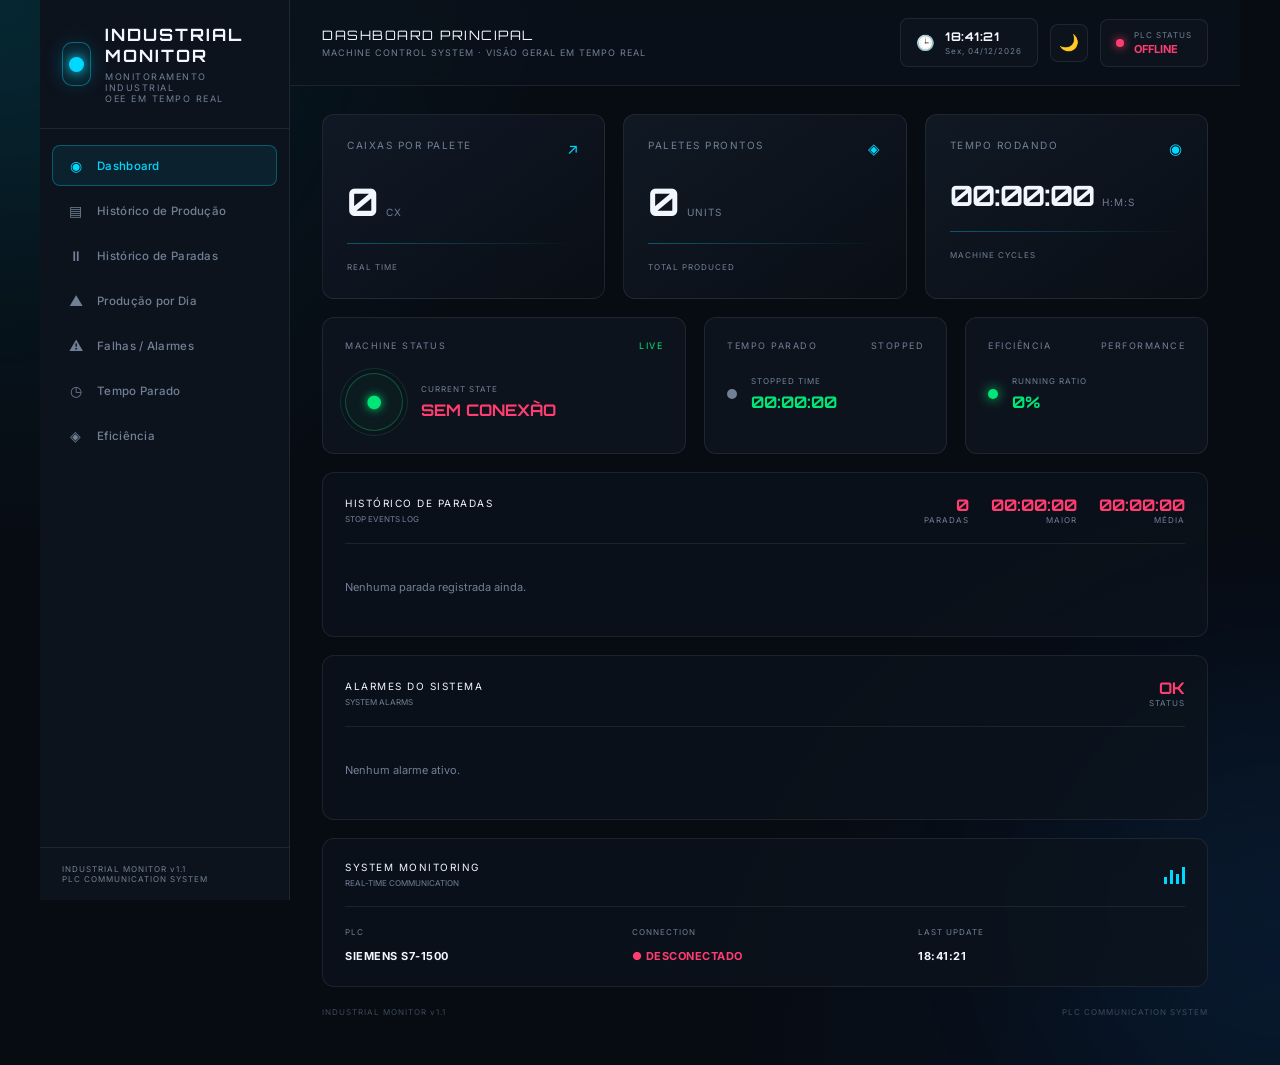
<file: frontend/index.html>
<!DOCTYPE html>
<html lang="pt-BR">
<head>
    <meta charset="UTF-8">
    <meta name="viewport" content="width=device-width, initial-scale=1.0">

    <title>Industrial Monitor</title>

    <link rel="icon" type="image/png" href="/img/favicon.png">

    <link rel="preconnect" href="https://fonts.googleapis.com">
    <link rel="preconnect" href="https://fonts.gstatic.com" crossorigin>
    <link
        href="https://fonts.googleapis.com/css2?family=Inter:wght@400;500;600;700&family=Orbitron:wght@500;600;700&display=swap"
        rel="stylesheet"
    >

    <link rel="stylesheet" href="css/style.css">
    <link rel="stylesheet" href="css/layout.css">

    <style>
        .emergencia-banner {
            position: fixed;
            top: 0;
            left: 0;
            right: 0;
            z-index: 9999;
            display: flex;
            align-items: center;
            justify-content: center;
            gap: 20px;
            padding: 14px 20px;
            background: #c62828;
            color: #fff;
            font-family: 'Inter', sans-serif;
            font-weight: 700;
            letter-spacing: 0.03em;
            text-align: center;
            box-shadow: 0 2px 16px rgba(198, 40, 40, 0.6);
            animation: emergencia-pulsar 1s infinite;
        }

        .emergencia-banner[hidden] {
            display: none;
        }

        .emergencia-banner-botao {
            flex-shrink: 0;
            background: #fff;
            color: #c62828;
            border: none;
            border-radius: 6px;
            padding: 6px 14px;
            font-weight: 700;
            cursor: pointer;
        }

        @keyframes emergencia-pulsar {
            0%, 100% { background: #c62828; }
            50% { background: #8e0000; }
        }
    </style>
</head>

<body>

    <div id="emergencia-banner" class="emergencia-banner" hidden>
        <span class="emergencia-banner-texto">
            🚨 EMERGÊNCIA ACIONADA — verifique a máquina imediatamente
        </span>
        <button id="emergencia-silenciar" class="emergencia-banner-botao">
            Silenciar som
        </button>
    </div>

    <div class="background-glow glow-one"></div>
    <div class="background-glow glow-two"></div>

    <main class="dashboard">

    <div class="app-shell">

        <!-- SIDEBAR / NAVEGAÇÃO -->
        <aside class="sidebar">

            <div class="sidebar-brand brand">
                <div class="brand-icon">
                    <span></span>
                </div>

                <div>
                    <h1>INDUSTRIAL MONITOR</h1>
                    <p>MONITORAMENTO INDUSTRIAL 
                        <br>OEE EM TEMPO REAL</p>
                </div>
            </div>

            <nav class="sidebar-nav">
                <a href="index.html" class="nav-item active">
                    <span class="nav-icon">◉</span> Dashboard
                </a>
                <a href="producao.html" class="nav-item">
                    <span class="nav-icon">▤</span> Histórico de Produção
                </a>
                <a href="paradas.html" class="nav-item">
                    <span class="nav-icon">⏸</span> Histórico de Paradas
                </a>
                <a href="graficos-producao.html" class="nav-item">
                    <span class="nav-icon">▲</span> Produção por Dia
                </a>
                <a href="falhas.html" class="nav-item">
                    <span class="nav-icon">⚠</span> Falhas / Alarmes
                </a>
                <a href="tempo-parado.html" class="nav-item">
                    <span class="nav-icon">◷</span> Tempo Parado
                </a>
                <a href="eficiencia.html" class="nav-item">
                    <span class="nav-icon">◈</span> Eficiência
                </a>
            </nav>

            <div class="sidebar-footer">
                INDUSTRIAL MONITOR v1.1<br>
                PLC COMMUNICATION SYSTEM
            </div>

        </aside>

        <div class="main-area">

            <!-- TOPBAR -->
            <header class="topbar">

                <div class="topbar-title">
                    DASHBOARD PRINCIPAL
                    <small>MACHINE CONTROL SYSTEM · VISÃO GERAL EM TEMPO REAL</small>
                </div>

                <div class="topbar-actions">

                    <div class="clock-widget">
                        <span class="clock-icon">🕒</span>
                        <div>
                            <strong id="relogio-hora">--:--:--</strong>
                            <small id="relogio-data">--/--/----</small>
                        </div>
                    </div>

                    <button id="theme-toggle" class="theme-toggle" aria-label="Alternar tema claro/escuro">
                        <span id="theme-icon">🌙</span>
                    </button>

                    <div class="connection">
                        <span class="connection-dot" id="connection-dot" style="background: var(--muted); box-shadow: none;"></span>

                        <div>
                            <small>PLC STATUS</small>
                            <strong id="plc-status" style="color: var(--muted);">VERIFICANDO...</strong>
                        </div>
                    </div>

                </div>

            </header>

            <main class="page-content">
                <div class="dashboard">

        <!-- PRINCIPAIS INDICADORES -->
        <section class="metrics">

            <article class="metric-card">

                <div class="metric-header">
                    <span>CAIXAS POR PALETE</span>
                    <span class="metric-icon">↗</span>
                </div>

                <div class="metric-value">
                    <strong id="caixas">0</strong>
                    <span>CX</span>
                </div>

                <div class="metric-line"></div>

                <small>REAL TIME</small>

            </article>


            <article class="metric-card">

                <div class="metric-header">
                    <span>PALETES PRONTOS</span>
                    <span class="metric-icon">◈</span>
                </div>

                <div class="metric-value">
                    <strong id="paletes">0</strong>
                    <span>UNITS</span>
                </div>

                <div class="metric-line"></div>

                <small>TOTAL PRODUCED</small>

            </article>


            <article class="metric-card">

                <div class="metric-header">
                    <span>TEMPO RODANDO</span>
                    <span class="metric-icon">◉</span>
                </div>

                <div class="metric-value">
                    <strong id="tempo-rodando">00:00:00</strong>
                    <span>H:M:S</span>
                </div>

                <div class="metric-line"></div>

                <small>MACHINE CYCLES</small>

            </article>

        </section>


        <!-- STATUS -->
        <section class="status-grid">

            <article class="status-card machine-status">

                <div class="status-title">
                    <span>MACHINE STATUS</span>
                    <span class="live-indicator">LIVE</span>
                </div>

                <div class="machine-content">

                    <div class="status-circle">
                        <div class="status-pulse"></div>
                        <span>●</span>
                    </div>

                    <div>
                        <small>CURRENT STATE</small>
                        <h2 id="estado" style="color: var(--muted);">VERIFICANDO...</h2>
                    </div>

                </div>

            </article>


            <article class="status-card">

                <div class="status-title">
                    <span>TEMPO PARADO</span>
                    <span>STOPPED</span>
                </div>

                <div class="simple-status">

                    <span class="status-dot" id="motor-dot"></span>

                    <div>
                        <small>STOPPED TIME</small>
                        <h2 id="motor">0 SEG</h2>
                    </div>

                </div>

            </article>


            <article class="status-card">

                <div class="status-title">
                    <span>EFICIÊNCIA</span>
                    <span>PERFORMANCE</span>
                </div>

                <div class="simple-status">

                    <span class="status-dot alarm-dot" id="falha-dot"></span>

                    <div>
                        <small>RUNNING RATIO</small>
                        <h2 id="falha">0%</h2>
                    </div>

                </div>

            </article>

        </section>


        <!-- HISTÓRICO DE PARADAS -->
        <section class="stops-panel">

            <div class="stops-header">
                <div>
                    <span>HISTÓRICO DE PARADAS</span>
                    <small>STOP EVENTS LOG</small>
                </div>

                <div class="stops-stats">

                    <div class="stops-count">
                        <strong id="contador-paradas">0</strong>
                        <span>PARADAS</span>
                    </div>

                    <div class="stops-count">
                        <strong id="maior-parada">00:00:00</strong>
                        <span>MAIOR</span>
                    </div>

                    <div class="stops-count">
                        <strong id="media-parada">00:00:00</strong>
                        <span>MÉDIA</span>
                    </div>

                </div>
            </div>

            <ul class="stops-list" id="stops-list">
                <li class="stops-empty">Nenhuma parada registrada ainda.</li>
            </ul>

        </section>


        <!-- ALARMES DO SISTEMA -->
        <section class="stops-panel" id="alarmes-panel">

            <div class="stops-header">
                <div>
                    <span>ALARMES DO SISTEMA</span>
                    <small>SYSTEM ALARMS</small>
                </div>

                <div class="stops-stats">
                    <div class="stops-count">
                        <strong id="alarmes-status">OK</strong>
                        <span>STATUS</span>
                    </div>
                </div>
            </div>

            <ul class="stops-list" id="alarmes-list">
                <li class="stops-empty">Nenhum alarme ativo.</li>
            </ul>

        </section>


        <!-- SISTEMA -->
        <section class="system-panel">

            <div class="system-title">
                <div>
                    <span>SYSTEM MONITORING</span>
                    <small>REAL-TIME COMMUNICATION</small>
                </div>

                <div class="pulse-bars">
                    <span></span>
                    <span></span>
                    <span></span>
                    <span></span>
                </div>
            </div>


            <div class="system-info">

                <div>
                    <small>PLC</small>
                    <strong>SIEMENS S7-1500</strong>
                </div>

                <div>
                    <small>CONNECTION</small>
                    <strong id="system-connection" class="connected" style="color: var(--muted);">● VERIFICANDO...</strong>
                </div>

                <div>
                    <small>LAST UPDATE</small>
                    <strong id="last-update">--:--:--</strong>
                </div>

            </div>

        </section>

        <footer>
            <span>INDUSTRIAL MONITOR v1.1</span>
            <span>PLC COMMUNICATION SYSTEM</span>
        </footer>

                </div>
            </main>

        </div>

    </div>

    <script src="js/common.js"></script>
    <script src="js/main.js"></script>

</body>
</html>
</file>
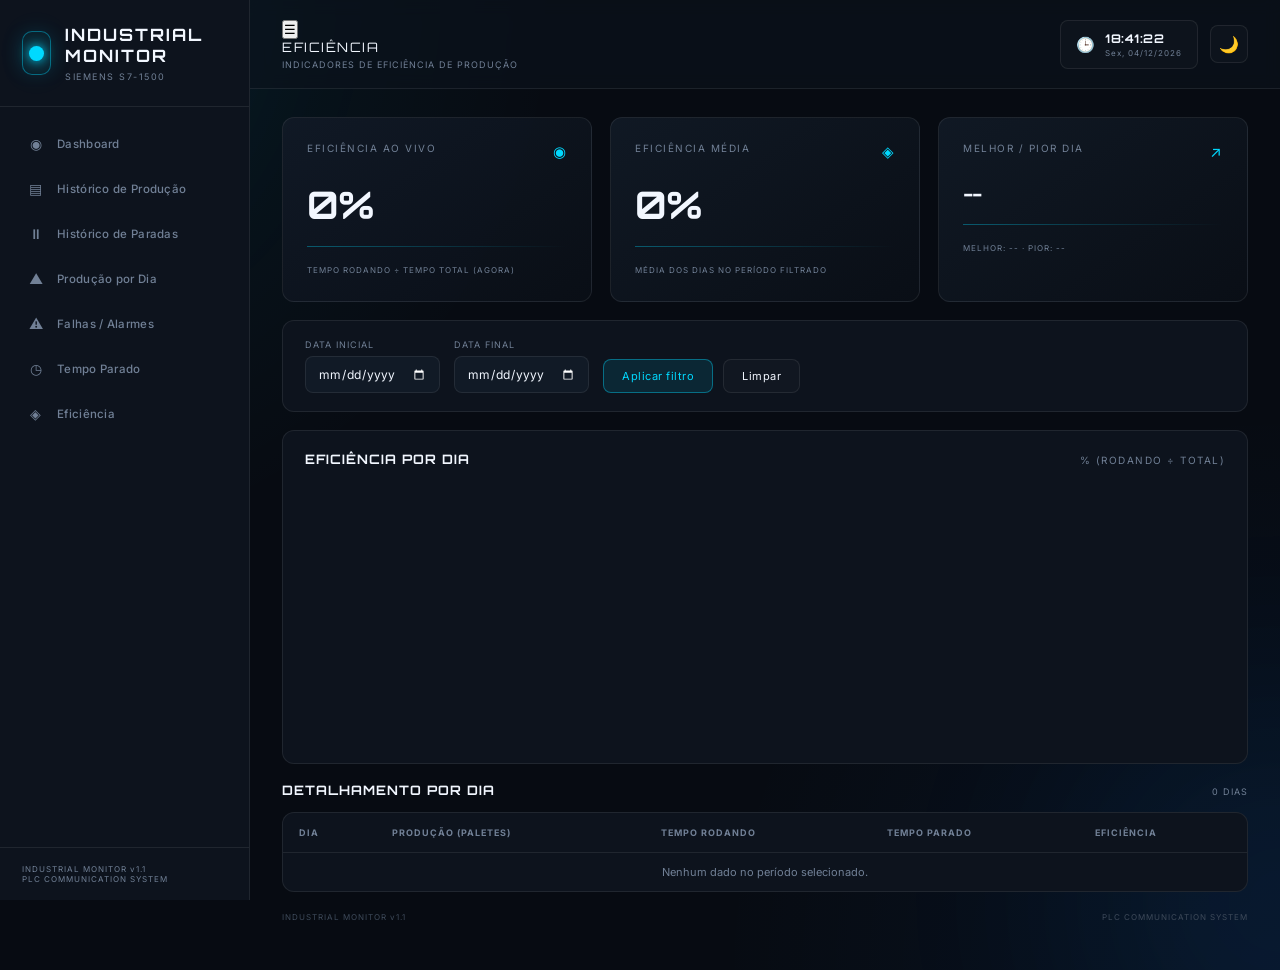
<file: frontend/eficiencia.html>
<!DOCTYPE html>
<html lang="pt-BR">
<head>
    <meta charset="UTF-8">
    <meta name="viewport" content="width=device-width, initial-scale=1.0">

    <title>Industrial Monitor · Eficiência</title>

    <link rel="icon" type="image/png" href="/img/favicon.png">

    <link rel="preconnect" href="https://fonts.googleapis.com">
    <link rel="preconnect" href="https://fonts.gstatic.com" crossorigin>
    <link
        href="https://fonts.googleapis.com/css2?family=Inter:wght@400;500;600;700&family=Orbitron:wght@500;600;700&display=swap"
        rel="stylesheet"
    >

    <link rel="stylesheet" href="css/style.css">
    <link rel="stylesheet" href="css/layout.css">

    <script src="js/vendor/chart.umd.min.js"></script>
</head>

<body data-page="eficiencia">

    <div class="background-glow glow-one"></div>
    <div class="background-glow glow-two"></div>

    <div class="app-shell">

        <!-- SIDEBAR / NAVEGAÇÃO -->
        <aside class="sidebar" id="sidebar">

            <div class="sidebar-brand brand">
                <div class="brand-icon">
                    <span></span>
                </div>

                <div>
                    <h1>INDUSTRIAL MONITOR</h1>
                    <p>SIEMENS S7-1500</p>
                </div>
            </div>

            <nav class="sidebar-nav">
                <a href="index.html" class="nav-item" data-page="dashboard">
                    <span class="nav-icon">◉</span> Dashboard
                </a>
                <a href="producao.html" class="nav-item" data-page="producao">
                    <span class="nav-icon">▤</span> Histórico de Produção
                </a>
                <a href="paradas.html" class="nav-item" data-page="paradas">
                    <span class="nav-icon">⏸</span> Histórico de Paradas
                </a>
                <a href="graficos-producao.html" class="nav-item" data-page="graficos-producao">
                    <span class="nav-icon">▲</span> Produção por Dia
                </a>
                <a href="falhas.html" class="nav-item" data-page="falhas">
                    <span class="nav-icon">⚠</span> Falhas / Alarmes
                </a>
                <a href="tempo-parado.html" class="nav-item" data-page="tempo-parado">
                    <span class="nav-icon">◷</span> Tempo Parado
                </a>
                <a href="eficiencia.html" class="nav-item" data-page="eficiencia">
                    <span class="nav-icon">◈</span> Eficiência
                </a>
            </nav>

            <div class="sidebar-footer">
                INDUSTRIAL MONITOR v1.1<br>
                PLC COMMUNICATION SYSTEM
            </div>

        </aside>

        <div class="main-area">

            <!-- TOPBAR -->
            <header class="topbar">

                <div class="topbar-left">
                    <button id="menu-toggle" class="menu-toggle" aria-label="Abrir menu">☰</button>

                    <div class="topbar-title">
                        EFICIÊNCIA
                        <small>INDICADORES DE EFICIÊNCIA DE PRODUÇÃO</small>
                    </div>
                </div>

                <div class="topbar-actions">

                    <div class="clock-widget">
                        <span class="clock-icon">🕒</span>
                        <div>
                            <strong id="relogio-hora">--:--:--</strong>
                            <small id="relogio-data">--/--/----</small>
                        </div>
                    </div>

                    <button id="theme-toggle" class="theme-toggle" aria-label="Alternar tema claro/escuro">
                        <span id="theme-icon">🌙</span>
                    </button>

                </div>

            </header>

            <main class="page-content">
                <div class="dashboard">

                    <!-- RESUMO -->
                    <section class="metrics">

                        <article class="metric-card">
                            <div class="metric-header">
                                <span>EFICIÊNCIA AO VIVO</span>
                                <span class="metric-icon">◉</span>
                            </div>
                            <div class="metric-value">
                                <strong id="eficiencia-ao-vivo">0%</strong>
                            </div>
                            <div class="metric-line"></div>
                            <small>TEMPO RODANDO ÷ TEMPO TOTAL (AGORA)</small>
                        </article>

                        <article class="metric-card">
                            <div class="metric-header">
                                <span>EFICIÊNCIA MÉDIA</span>
                                <span class="metric-icon">◈</span>
                            </div>
                            <div class="metric-value">
                                <strong id="eficiencia-media">0%</strong>
                            </div>
                            <div class="metric-line"></div>
                            <small>MÉDIA DOS DIAS NO PERÍODO FILTRADO</small>
                        </article>

                        <article class="metric-card">
                            <div class="metric-header">
                                <span>MELHOR / PIOR DIA</span>
                                <span class="metric-icon">↗</span>
                            </div>
                            <div class="metric-value">
                                <strong id="eficiencia-melhor-dia" style="font-size: 20px;">--</strong>
                            </div>
                            <div class="metric-line"></div>
                            <small>MELHOR: <span id="eficiencia-melhor-valor">--</span> · PIOR: <span id="eficiencia-pior-valor">--</span></small>
                        </article>

                    </section>

                    <!-- FILTRO DE PERÍODO -->
                    <form class="filtros-bar" id="filtros-form">

                        <div class="filtro-campo">
                            <label for="filtro-data-inicio">DATA INICIAL</label>
                            <input type="date" id="filtro-data-inicio" name="data_inicio">
                        </div>

                        <div class="filtro-campo">
                            <label for="filtro-data-fim">DATA FINAL</label>
                            <input type="date" id="filtro-data-fim" name="data_fim">
                        </div>

                        <div class="filtro-botoes">
                            <button type="submit" class="botao botao-primario">Aplicar filtro</button>
                            <button type="button" id="botao-limpar-filtro" class="botao">Limpar</button>
                        </div>

                    </form>

                    <!-- GRÁFICO -->
                    <div class="grafico-card" style="margin-bottom: 18px;">
                        <div class="grafico-card-titulo">
                            <h2 style="font-family: 'Orbitron', sans-serif; font-size: 13px; letter-spacing: 1px;">
                                EFICIÊNCIA POR DIA
                            </h2>
                            <span>% (RODANDO ÷ TOTAL)</span>
                        </div>
                        <div class="grafico-card-canvas-wrap">
                            <canvas id="grafico-eficiencia-dia"></canvas>
                        </div>
                    </div>

                    <!-- TABELA DE APOIO -->
                    <div class="section-title">
                        <h2>DETALHAMENTO POR DIA</h2>
                        <small id="tabela-contagem">--</small>
                    </div>

                    <div class="tabela-wrap">
                        <table class="tabela-dados">
                            <thead>
                                <tr>
                                    <th>DIA</th>
                                    <th>PRODUÇÃO (PALETES)</th>
                                    <th>TEMPO RODANDO</th>
                                    <th>TEMPO PARADO</th>
                                    <th>EFICIÊNCIA</th>
                                </tr>
                            </thead>
                            <tbody id="tabela-corpo">
                                <tr>
                                    <td colspan="5" class="tabela-vazia">Carregando dados…</td>
                                </tr>
                            </tbody>
                        </table>
                    </div>

                    <footer>
                        <span>INDUSTRIAL MONITOR v1.1</span>
                        <span>PLC COMMUNICATION SYSTEM</span>
                    </footer>

                </div>
            </main>

        </div>

    </div>

    <script src="js/common.js"></script>
    <script src="js/eficiencia.js"></script>

</body>
</html>
</file>
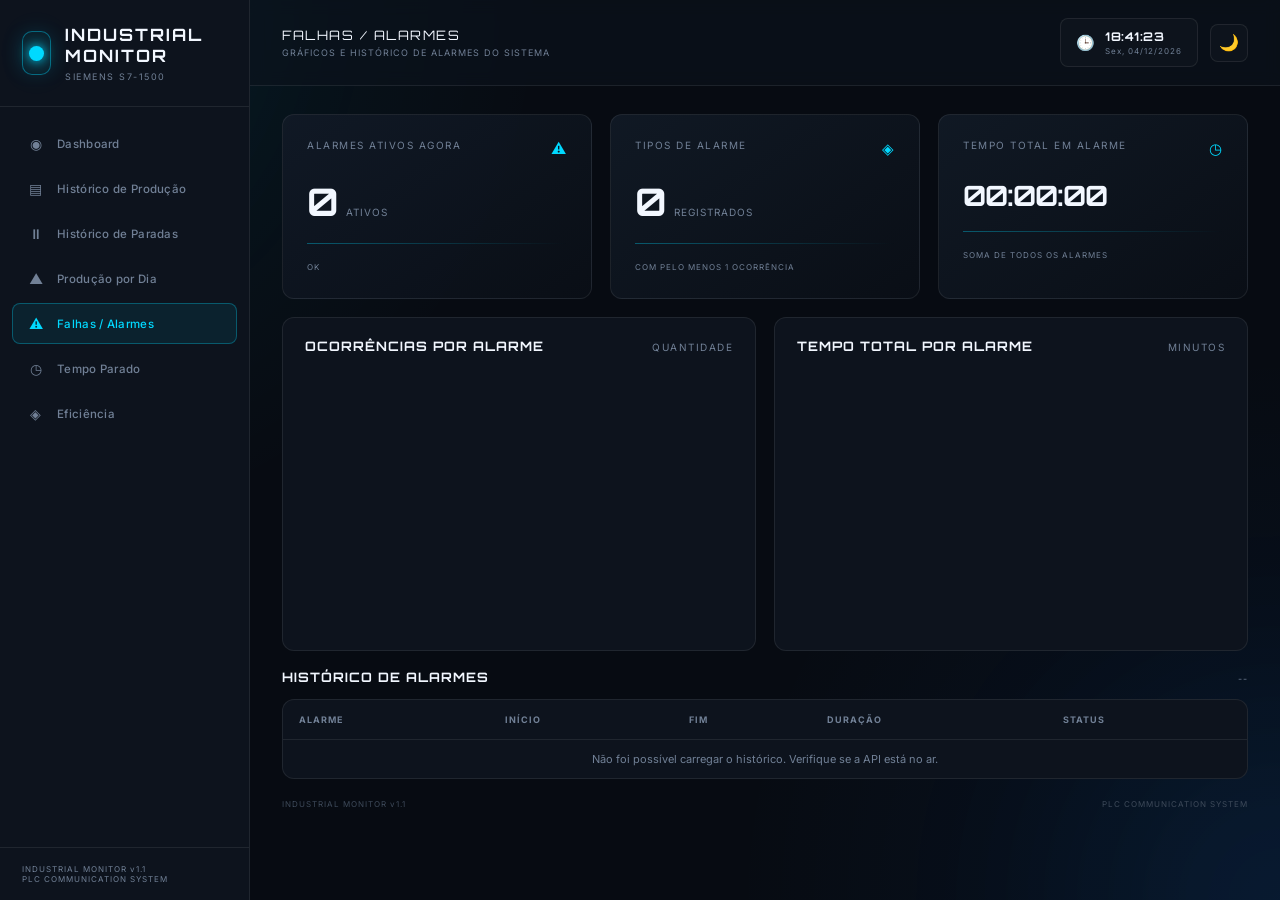
<file: frontend/falhas.html>
<!DOCTYPE html>
<html lang="pt-BR">
<head>
    <meta charset="UTF-8">
    <meta name="viewport" content="width=device-width, initial-scale=1.0">

    <title>Industrial Monitor · Falhas / Alarmes</title>

    <link rel="icon" type="image/png" href="/img/favicon.png">

    <link rel="preconnect" href="https://fonts.googleapis.com">
    <link rel="preconnect" href="https://fonts.gstatic.com" crossorigin>
    <link
        href="https://fonts.googleapis.com/css2?family=Inter:wght@400;500;600;700&family=Orbitron:wght@500;600;700&display=swap"
        rel="stylesheet"
    >

    <link rel="stylesheet" href="css/style.css">
    <link rel="stylesheet" href="css/layout.css">

    <script src="js/vendor/chart.umd.min.js"></script>
</head>

<body>

    <div class="background-glow glow-one"></div>
    <div class="background-glow glow-two"></div>

    <div class="app-shell">

        <!-- SIDEBAR / NAVEGAÇÃO -->
        <aside class="sidebar">

            <div class="sidebar-brand brand">
                <div class="brand-icon">
                    <span></span>
                </div>

                <div>
                    <h1>INDUSTRIAL MONITOR</h1>
                    <p>SIEMENS S7-1500</p>
                </div>
            </div>

            <nav class="sidebar-nav">
                <a href="index.html" class="nav-item">
                    <span class="nav-icon">◉</span> Dashboard
                </a>
                <a href="producao.html" class="nav-item">
                    <span class="nav-icon">▤</span> Histórico de Produção
                </a>
                <a href="paradas.html" class="nav-item">
                    <span class="nav-icon">⏸</span> Histórico de Paradas
                </a>
                <a href="graficos-producao.html" class="nav-item">
                    <span class="nav-icon">▲</span> Produção por Dia
                </a>
                <a href="falhas.html" class="nav-item active">
                    <span class="nav-icon">⚠</span> Falhas / Alarmes
                </a>
                <a href="tempo-parado.html" class="nav-item">
                    <span class="nav-icon">◷</span> Tempo Parado
                </a>
                <a href="eficiencia.html" class="nav-item">
                    <span class="nav-icon">◈</span> Eficiência
                </a>
            </nav>

            <div class="sidebar-footer">
                INDUSTRIAL MONITOR v1.1<br>
                PLC COMMUNICATION SYSTEM
            </div>

        </aside>

        <div class="main-area">

            <!-- TOPBAR -->
            <header class="topbar">

                <div class="topbar-title">
                    FALHAS / ALARMES
                    <small>GRÁFICOS E HISTÓRICO DE ALARMES DO SISTEMA</small>
                </div>

                <div class="topbar-actions">

                    <div class="clock-widget">
                        <span class="clock-icon">🕒</span>
                        <div>
                            <strong id="relogio-hora">--:--:--</strong>
                            <small id="relogio-data">--/--/----</small>
                        </div>
                    </div>

                    <button id="theme-toggle" class="theme-toggle" aria-label="Alternar tema claro/escuro">
                        <span id="theme-icon">🌙</span>
                    </button>

                </div>

            </header>

            <main class="page-content">
                <div class="dashboard">

                    <!-- RESUMO -->
                    <section class="metrics">

                        <article class="metric-card">
                            <div class="metric-header">
                                <span>ALARMES ATIVOS AGORA</span>
                                <span class="metric-icon">⚠</span>
                            </div>
                            <div class="metric-value">
                                <strong id="resumo-ativos">0</strong>
                                <span>ATIVOS</span>
                            </div>
                            <div class="metric-line"></div>
                            <small id="resumo-ativos-status">OK</small>
                        </article>

                        <article class="metric-card">
                            <div class="metric-header">
                                <span>TIPOS DE ALARME</span>
                                <span class="metric-icon">◈</span>
                            </div>
                            <div class="metric-value">
                                <strong id="resumo-tipos">0</strong>
                                <span>REGISTRADOS</span>
                            </div>
                            <div class="metric-line"></div>
                            <small>COM PELO MENOS 1 OCORRÊNCIA</small>
                        </article>

                        <article class="metric-card">
                            <div class="metric-header">
                                <span>TEMPO TOTAL EM ALARME</span>
                                <span class="metric-icon">◷</span>
                            </div>
                            <div class="metric-value">
                                <strong id="resumo-tempo-total" style="font-size: 28px;">00:00:00</strong>
                            </div>
                            <div class="metric-line"></div>
                            <small>SOMA DE TODOS OS ALARMES</small>
                        </article>

                    </section>

                    <!-- GRÁFICOS -->
                    <div class="graficos-grid">

                        <div class="grafico-card">
                            <div class="grafico-card-titulo">
                                <h2>OCORRÊNCIAS POR ALARME</h2>
                                <span>QUANTIDADE</span>
                            </div>
                            <div class="grafico-card-canvas-wrap">
                                <canvas id="grafico-ocorrencias"></canvas>
                            </div>
                        </div>

                        <div class="grafico-card">
                            <div class="grafico-card-titulo">
                                <h2>TEMPO TOTAL POR ALARME</h2>
                                <span>MINUTOS</span>
                            </div>
                            <div class="grafico-card-canvas-wrap">
                                <canvas id="grafico-tempo-alarme"></canvas>
                            </div>
                        </div>

                    </div>

                    <!-- TABELA -->
                    <div class="section-title">
                        <h2>HISTÓRICO DE ALARMES</h2>
                        <small id="tabela-contagem">--</small>
                    </div>

                    <div class="tabela-wrap">
                        <table class="tabela-dados">
                            <thead>
                                <tr>
                                    <th>ALARME</th>
                                    <th>INÍCIO</th>
                                    <th>FIM</th>
                                    <th>DURAÇÃO</th>
                                    <th>STATUS</th>
                                </tr>
                            </thead>
                            <tbody id="tabela-corpo">
                                <tr>
                                    <td colspan="5" class="tabela-vazia">Carregando alarmes…</td>
                                </tr>
                            </tbody>
                        </table>
                    </div>

                    <footer>
                        <span>INDUSTRIAL MONITOR v1.1</span>
                        <span>PLC COMMUNICATION SYSTEM</span>
                    </footer>

                </div>
            </main>

        </div>

    </div>

    <script src="js/common.js"></script>
    <script src="js/falhas.js"></script>

</body>
</html>
</file>
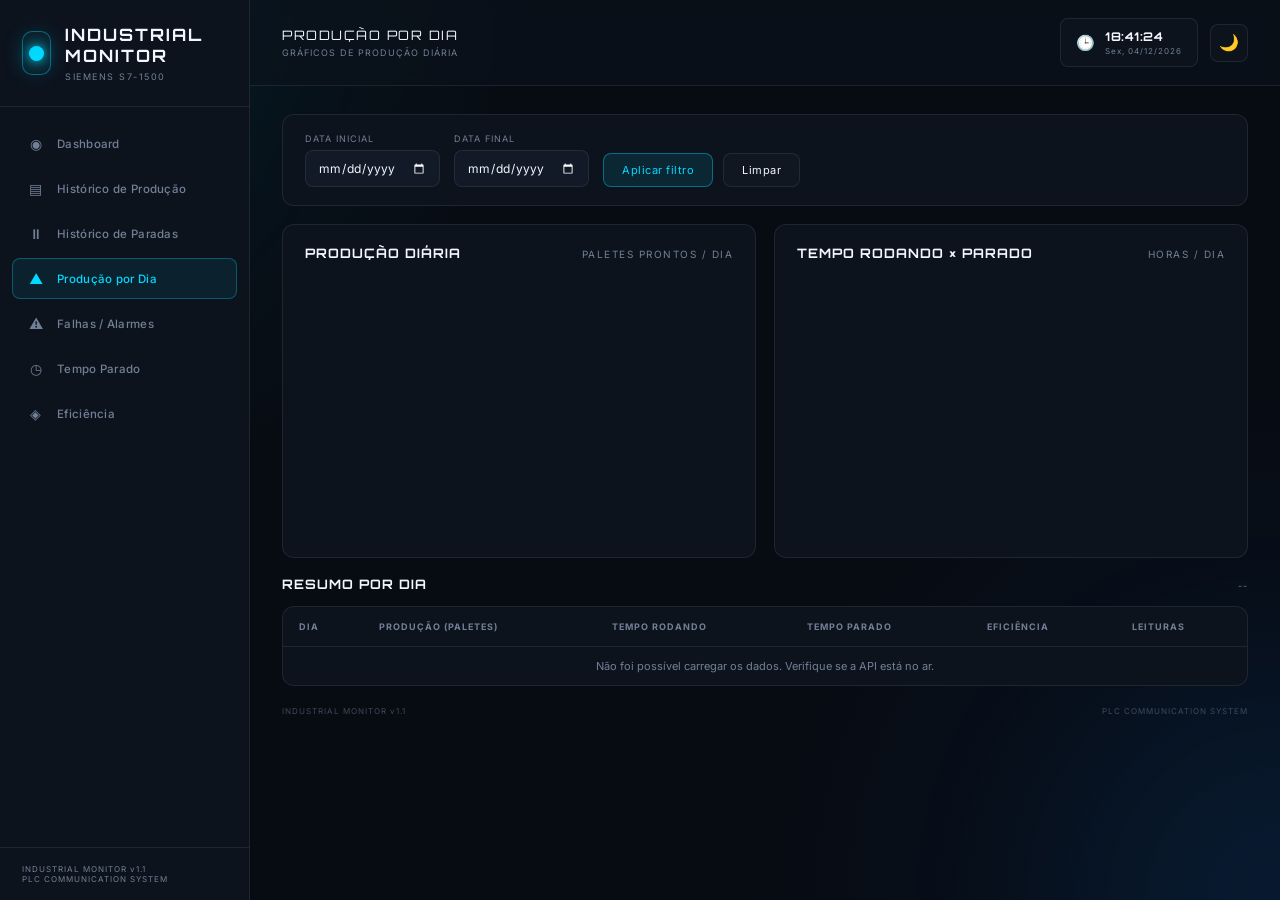
<file: frontend/graficos-producao.html>
<!DOCTYPE html>
<html lang="pt-BR">
<head>
    <meta charset="UTF-8">
    <meta name="viewport" content="width=device-width, initial-scale=1.0">

    <title>Industrial Monitor · Produção por Dia</title>

    <link rel="icon" type="image/png" href="/img/favicon.png">

    <link rel="preconnect" href="https://fonts.googleapis.com">
    <link rel="preconnect" href="https://fonts.gstatic.com" crossorigin>
    <link
        href="https://fonts.googleapis.com/css2?family=Inter:wght@400;500;600;700&family=Orbitron:wght@500;600;700&display=swap"
        rel="stylesheet"
    >

    <link rel="stylesheet" href="css/style.css">
    <link rel="stylesheet" href="css/layout.css">

    <script src="js/vendor/chart.umd.min.js"></script>
</head>

<body>

    <div class="background-glow glow-one"></div>
    <div class="background-glow glow-two"></div>

    <div class="app-shell">

        <!-- SIDEBAR / NAVEGAÇÃO -->
        <aside class="sidebar">

            <div class="sidebar-brand brand">
                <div class="brand-icon">
                    <span></span>
                </div>

                <div>
                    <h1>INDUSTRIAL MONITOR</h1>
                    <p>SIEMENS S7-1500</p>
                </div>
            </div>

            <nav class="sidebar-nav">
                <a href="index.html" class="nav-item">
                    <span class="nav-icon">◉</span> Dashboard
                </a>
                <a href="producao.html" class="nav-item">
                    <span class="nav-icon">▤</span> Histórico de Produção
                </a>
                <a href="paradas.html" class="nav-item">
                    <span class="nav-icon">⏸</span> Histórico de Paradas
                </a>
                <a href="graficos-producao.html" class="nav-item active">
                    <span class="nav-icon">▲</span> Produção por Dia
                </a>
                <a href="falhas.html" class="nav-item">
                    <span class="nav-icon">⚠</span> Falhas / Alarmes
                </a>
                <a href="tempo-parado.html" class="nav-item">
                    <span class="nav-icon">◷</span> Tempo Parado
                </a>
                <a href="eficiencia.html" class="nav-item">
                    <span class="nav-icon">◈</span> Eficiência
                </a>
            </nav>

            <div class="sidebar-footer">
                INDUSTRIAL MONITOR v1.1<br>
                PLC COMMUNICATION SYSTEM
            </div>

        </aside>

        <div class="main-area">

            <!-- TOPBAR -->
            <header class="topbar">

                <div class="topbar-title">
                    PRODUÇÃO POR DIA
                    <small>GRÁFICOS DE PRODUÇÃO DIÁRIA</small>
                </div>

                <div class="topbar-actions">

                    <div class="clock-widget">
                        <span class="clock-icon">🕒</span>
                        <div>
                            <strong id="relogio-hora">--:--:--</strong>
                            <small id="relogio-data">--/--/----</small>
                        </div>
                    </div>

                    <button id="theme-toggle" class="theme-toggle" aria-label="Alternar tema claro/escuro">
                        <span id="theme-icon">🌙</span>
                    </button>

                </div>

            </header>

            <main class="page-content">
                <div class="dashboard">

                    <!-- FILTRO DE PERÍODO -->
                    <form class="filtros-bar" id="filtros-form">

                        <div class="filtro-campo">
                            <label for="filtro-data-inicio">DATA INICIAL</label>
                            <input type="date" id="filtro-data-inicio" name="data_inicio">
                        </div>

                        <div class="filtro-campo">
                            <label for="filtro-data-fim">DATA FINAL</label>
                            <input type="date" id="filtro-data-fim" name="data_fim">
                        </div>

                        <div class="filtro-botoes">
                            <button type="submit" class="botao botao-primario">Aplicar filtro</button>
                            <button type="button" id="botao-limpar-filtro" class="botao">Limpar</button>
                        </div>

                    </form>

                    <!-- GRÁFICOS -->
                    <div class="graficos-grid">

                        <div class="grafico-card">
                            <div class="grafico-card-titulo">
                                <h2>PRODUÇÃO DIÁRIA</h2>
                                <span>PALETES PRONTOS / DIA</span>
                            </div>
                            <div class="grafico-card-canvas-wrap">
                                <canvas id="grafico-producao-dia"></canvas>
                            </div>
                        </div>

                        <div class="grafico-card">
                            <div class="grafico-card-titulo">
                                <h2>TEMPO RODANDO × PARADO</h2>
                                <span>HORAS / DIA</span>
                            </div>
                            <div class="grafico-card-canvas-wrap">
                                <canvas id="grafico-tempo-dia"></canvas>
                            </div>
                        </div>

                    </div>

                    <!-- TABELA DE APOIO -->
                    <div class="section-title">
                        <h2>RESUMO POR DIA</h2>
                        <small id="tabela-contagem">--</small>
                    </div>

                    <div class="tabela-wrap">
                        <table class="tabela-dados">
                            <thead>
                                <tr>
                                    <th>DIA</th>
                                    <th>PRODUÇÃO (PALETES)</th>
                                    <th>TEMPO RODANDO</th>
                                    <th>TEMPO PARADO</th>
                                    <th>EFICIÊNCIA</th>
                                    <th>LEITURAS</th>
                                </tr>
                            </thead>
                            <tbody id="tabela-corpo">
                                <tr>
                                    <td colspan="6" class="tabela-vazia">Carregando dados…</td>
                                </tr>
                            </tbody>
                        </table>
                    </div>

                    <footer>
                        <span>INDUSTRIAL MONITOR v1.1</span>
                        <span>PLC COMMUNICATION SYSTEM</span>
                    </footer>

                </div>
            </main>

        </div>

    </div>

    <script src="js/common.js"></script>
    <script src="js/graficos-producao.js"></script>

</body>
</html>
</file>
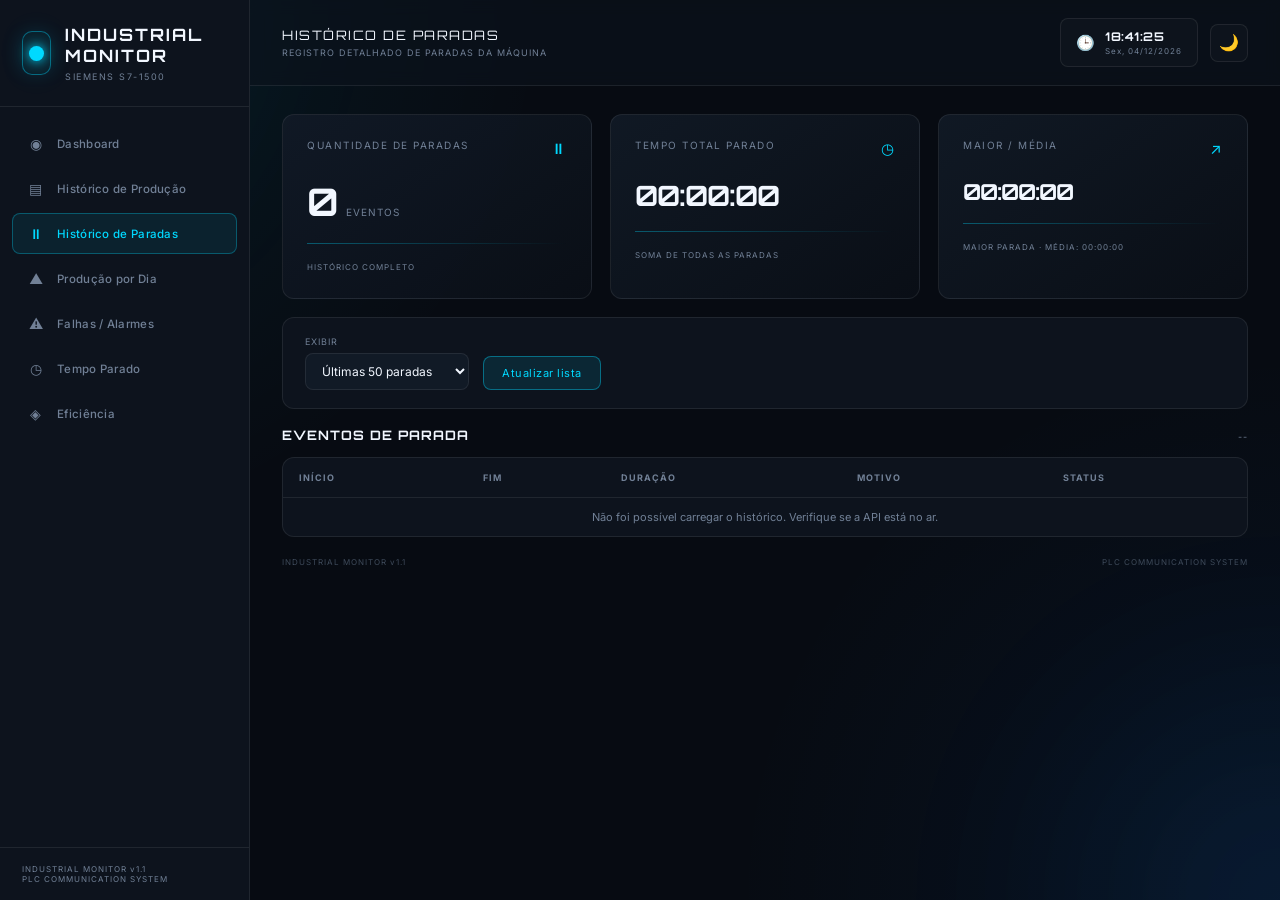
<file: frontend/paradas.html>
<!DOCTYPE html>
<html lang="pt-BR">
<head>
    <meta charset="UTF-8">
    <meta name="viewport" content="width=device-width, initial-scale=1.0">

    <title>Industrial Monitor · Histórico de Paradas</title>

    <link rel="icon" type="image/png" href="/img/favicon.png">

    <link rel="preconnect" href="https://fonts.googleapis.com">
    <link rel="preconnect" href="https://fonts.gstatic.com" crossorigin>
    <link
        href="https://fonts.googleapis.com/css2?family=Inter:wght@400;500;600;700&family=Orbitron:wght@500;600;700&display=swap"
        rel="stylesheet"
    >

    <link rel="stylesheet" href="css/style.css">
    <link rel="stylesheet" href="css/layout.css">
</head>

<body>

    <div class="background-glow glow-one"></div>
    <div class="background-glow glow-two"></div>

    <div class="app-shell">

        <!-- SIDEBAR / NAVEGAÇÃO -->
        <aside class="sidebar">

            <div class="sidebar-brand brand">
                <div class="brand-icon">
                    <span></span>
                </div>

                <div>
                    <h1>INDUSTRIAL MONITOR</h1>
                    <p>SIEMENS S7-1500</p>
                </div>
            </div>

            <nav class="sidebar-nav">
                <a href="index.html" class="nav-item">
                    <span class="nav-icon">◉</span> Dashboard
                </a>
                <a href="producao.html" class="nav-item">
                    <span class="nav-icon">▤</span> Histórico de Produção
                </a>
                <a href="paradas.html" class="nav-item active">
                    <span class="nav-icon">⏸</span> Histórico de Paradas
                </a>
                <a href="graficos-producao.html" class="nav-item">
                    <span class="nav-icon">▲</span> Produção por Dia
                </a>
                <a href="falhas.html" class="nav-item">
                    <span class="nav-icon">⚠</span> Falhas / Alarmes
                </a>
                <a href="tempo-parado.html" class="nav-item">
                    <span class="nav-icon">◷</span> Tempo Parado
                </a>
                <a href="eficiencia.html" class="nav-item">
                    <span class="nav-icon">◈</span> Eficiência
                </a>
            </nav>

            <div class="sidebar-footer">
                INDUSTRIAL MONITOR v1.1<br>
                PLC COMMUNICATION SYSTEM
            </div>

        </aside>

        <div class="main-area">

            <!-- TOPBAR -->
            <header class="topbar">

                <div class="topbar-title">
                    HISTÓRICO DE PARADAS
                    <small>REGISTRO DETALHADO DE PARADAS DA MÁQUINA</small>
                </div>

                <div class="topbar-actions">

                    <div class="clock-widget">
                        <span class="clock-icon">🕒</span>
                        <div>
                            <strong id="relogio-hora">--:--:--</strong>
                            <small id="relogio-data">--/--/----</small>
                        </div>
                    </div>

                    <button id="theme-toggle" class="theme-toggle" aria-label="Alternar tema claro/escuro">
                        <span id="theme-icon">🌙</span>
                    </button>

                </div>

            </header>

            <main class="page-content">
                <div class="dashboard">

                    <!-- RESUMO -->
                    <section class="metrics">

                        <article class="metric-card">
                            <div class="metric-header">
                                <span>QUANTIDADE DE PARADAS</span>
                                <span class="metric-icon">⏸</span>
                            </div>
                            <div class="metric-value">
                                <strong id="resumo-quantidade">0</strong>
                                <span>EVENTOS</span>
                            </div>
                            <div class="metric-line"></div>
                            <small>HISTÓRICO COMPLETO</small>
                        </article>

                        <article class="metric-card">
                            <div class="metric-header">
                                <span>TEMPO TOTAL PARADO</span>
                                <span class="metric-icon">◷</span>
                            </div>
                            <div class="metric-value">
                                <strong id="resumo-tempo-total" style="font-size: 28px;">00:00:00</strong>
                            </div>
                            <div class="metric-line"></div>
                            <small>SOMA DE TODAS AS PARADAS</small>
                        </article>

                        <article class="metric-card">
                            <div class="metric-header">
                                <span>MAIOR / MÉDIA</span>
                                <span class="metric-icon">↗</span>
                            </div>
                            <div class="metric-value">
                                <strong id="resumo-maior" style="font-size: 22px;">00:00:00</strong>
                            </div>
                            <div class="metric-line"></div>
                            <small>MAIOR PARADA · MÉDIA: <span id="resumo-media">00:00:00</span></small>
                        </article>

                    </section>

                    <!-- FILTRO DE QUANTIDADE -->
                    <form class="filtros-bar" id="filtros-form">

                        <div class="filtro-campo">
                            <label for="filtro-limite">EXIBIR</label>
                            <select id="filtro-limite" name="limite">
                                <option value="20">Últimas 20 paradas</option>
                                <option value="50" selected>Últimas 50 paradas</option>
                                <option value="100">Últimas 100 paradas</option>
                                <option value="200">Últimas 200 paradas</option>
                            </select>
                        </div>

                        <div class="filtro-botoes">
                            <button type="submit" class="botao botao-primario">Atualizar lista</button>
                        </div>

                    </form>

                    <!-- TABELA -->
                    <div class="section-title">
                        <h2>EVENTOS DE PARADA</h2>
                        <small id="tabela-contagem">--</small>
                    </div>
                    
                    <div class="tabela-wrap">
                        <table class="tabela-dados">
                            <thead>
                                <tr>
                                    <th>INÍCIO</th>
                                    <th>FIM</th>
                                    <th>DURAÇÃO</th>
                                    <th>MOTIVO</th>
                                    <th>STATUS</th>
                                </tr>
                            </thead>
                            <tbody id="tabela-corpo">
                                <tr>
                                    <td colspan="5" class="tabela-vazia">Carregando paradas…</td>
                                </tr>
                            </tbody>
                        </table>
                    </div>

                    <footer>
                        <span>INDUSTRIAL MONITOR v1.1</span>
                        <span>PLC COMMUNICATION SYSTEM</span>
                    </footer>

                </div>
            </main>

        </div>

    </div>

    <script src="js/common.js"></script>
    <script src="js/paradas.js"></script>

</body>
</html>
</file>
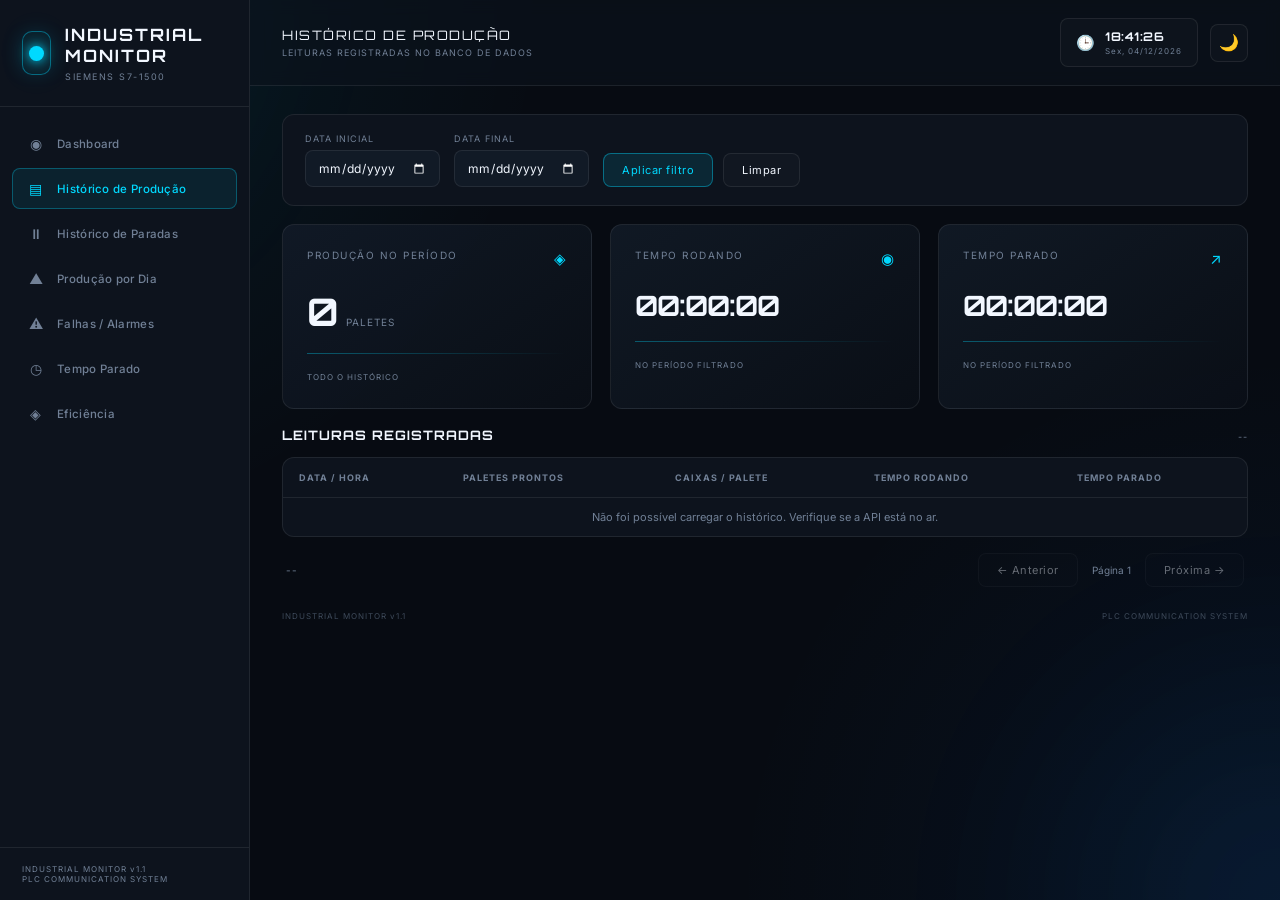
<file: frontend/producao.html>
<!DOCTYPE html>
<html lang="pt-BR">
<head>
    <meta charset="UTF-8">
    <meta name="viewport" content="width=device-width, initial-scale=1.0">

    <title>Industrial Monitor · Histórico de Produção</title>

    <link rel="icon" type="image/png" href="/img/favicon.png">

    <link rel="preconnect" href="https://fonts.googleapis.com">
    <link rel="preconnect" href="https://fonts.gstatic.com" crossorigin>
    <link
        href="https://fonts.googleapis.com/css2?family=Inter:wght@400;500;600;700&family=Orbitron:wght@500;600;700&display=swap"
        rel="stylesheet"
    >

    <link rel="stylesheet" href="css/style.css">
    <link rel="stylesheet" href="css/layout.css">
</head>

<body>

    <div class="background-glow glow-one"></div>
    <div class="background-glow glow-two"></div>

    <div class="app-shell">

        <!-- SIDEBAR / NAVEGAÇÃO -->
        <aside class="sidebar">

            <div class="sidebar-brand brand">
                <div class="brand-icon">
                    <span></span>
                </div>

                <div>
                    <h1>INDUSTRIAL MONITOR</h1>
                    <p>SIEMENS S7-1500</p>
                </div>
            </div>

            <nav class="sidebar-nav">
                <a href="index.html" class="nav-item">
                    <span class="nav-icon">◉</span> Dashboard
                </a>
                <a href="producao.html" class="nav-item active">
                    <span class="nav-icon">▤</span> Histórico de Produção
                </a>
                <a href="paradas.html" class="nav-item">
                    <span class="nav-icon">⏸</span> Histórico de Paradas
                </a>
                <a href="graficos-producao.html" class="nav-item">
                    <span class="nav-icon">▲</span> Produção por Dia
                </a>
                <a href="falhas.html" class="nav-item">
                    <span class="nav-icon">⚠</span> Falhas / Alarmes
                </a>
                <a href="tempo-parado.html" class="nav-item">
                    <span class="nav-icon">◷</span> Tempo Parado
                </a>
                <a href="eficiencia.html" class="nav-item">
                    <span class="nav-icon">◈</span> Eficiência
                </a>
            </nav>

            <div class="sidebar-footer">
                INDUSTRIAL MONITOR v1.1<br>
                PLC COMMUNICATION SYSTEM
            </div>

        </aside>

        <div class="main-area">

            <!-- TOPBAR -->
            <header class="topbar">

                <div class="topbar-title">
                    HISTÓRICO DE PRODUÇÃO
                    <small>LEITURAS REGISTRADAS NO BANCO DE DADOS</small>
                </div>

                <div class="topbar-actions">

                    <div class="clock-widget">
                        <span class="clock-icon">🕒</span>
                        <div>
                            <strong id="relogio-hora">--:--:--</strong>
                            <small id="relogio-data">--/--/----</small>
                        </div>
                    </div>

                    <button id="theme-toggle" class="theme-toggle" aria-label="Alternar tema claro/escuro">
                        <span id="theme-icon">🌙</span>
                    </button>

                </div>

            </header>

            <main class="page-content">
                <div class="dashboard">

                    <!-- FILTROS -->
                    <form class="filtros-bar" id="filtros-form">

                        <div class="filtro-campo">
                            <label for="filtro-data-inicio">DATA INICIAL</label>
                            <input type="date" id="filtro-data-inicio" name="data_inicio">
                        </div>

                        <div class="filtro-campo">
                            <label for="filtro-data-fim">DATA FINAL</label>
                            <input type="date" id="filtro-data-fim" name="data_fim">
                        </div>

                        <div class="filtro-botoes">
                            <button type="submit" class="botao botao-primario">Aplicar filtro</button>
                            <button type="button" id="botao-limpar-filtro" class="botao">Limpar</button>
                        </div>

                    </form>

                    <!-- RESUMO DO PERÍODO -->
                    <section class="metrics">

                        <article class="metric-card">
                            <div class="metric-header">
                                <span>PRODUÇÃO NO PERÍODO</span>
                                <span class="metric-icon">◈</span>
                            </div>
                            <div class="metric-value">
                                <strong id="resumo-producao">0</strong>
                                <span>PALETES</span>
                            </div>
                            <div class="metric-line"></div>
                            <small id="resumo-intervalo">TODO O HISTÓRICO</small>
                        </article>

                        <article class="metric-card">
                            <div class="metric-header">
                                <span>TEMPO RODANDO</span>
                                <span class="metric-icon">◉</span>
                            </div>
                            <div class="metric-value">
                                <strong id="resumo-tempo-rodando" style="font-size: 28px;">00:00:00</strong>
                            </div>
                            <div class="metric-line"></div>
                            <small>NO PERÍODO FILTRADO</small>
                        </article>

                        <article class="metric-card">
                            <div class="metric-header">
                                <span>TEMPO PARADO</span>
                                <span class="metric-icon">↗</span>
                            </div>
                            <div class="metric-value">
                                <strong id="resumo-tempo-parado" style="font-size: 28px;">00:00:00</strong>
                            </div>
                            <div class="metric-line"></div>
                            <small>NO PERÍODO FILTRADO</small>
                        </article>

                    </section>

                    <!-- TABELA -->
                    <div class="section-title">
                        <h2>LEITURAS REGISTRADAS</h2>
                        <small id="tabela-contagem">--</small>
                    </div>

                    <div class="tabela-wrap">
                        <table class="tabela-dados">
                            <thead>
                                <tr>
                                    <th>DATA / HORA</th>
                                    <th>PALETES PRONTOS</th>
                                    <th>CAIXAS / PALETE</th>
                                    <th>TEMPO RODANDO</th>
                                    <th>TEMPO PARADO</th>
                                </tr>
                            </thead>
                            <tbody id="tabela-corpo">
                                <tr>
                                    <td colspan="5" class="tabela-vazia">Carregando leituras…</td>
                                </tr>
                            </tbody>
                        </table>
                    </div>

                    <div class="paginacao">
                        <span class="paginacao-info" id="paginacao-info">--</span>

                        <div class="paginacao-botoes">
                            <button id="pagina-anterior" class="botao" disabled>← Anterior</button>
                            <span id="pagina-atual-label">Página 1</span>
                            <button id="pagina-proxima" class="botao" disabled>Próxima →</button>
                        </div>
                    </div>

                    <footer>
                        <span>INDUSTRIAL MONITOR v1.1</span>
                        <span>PLC COMMUNICATION SYSTEM</span>
                    </footer>

                </div>
            </main>

        </div>

    </div>

    <script src="js/common.js"></script>
    <script src="js/producao.js"></script>

</body>
</html>
</file>
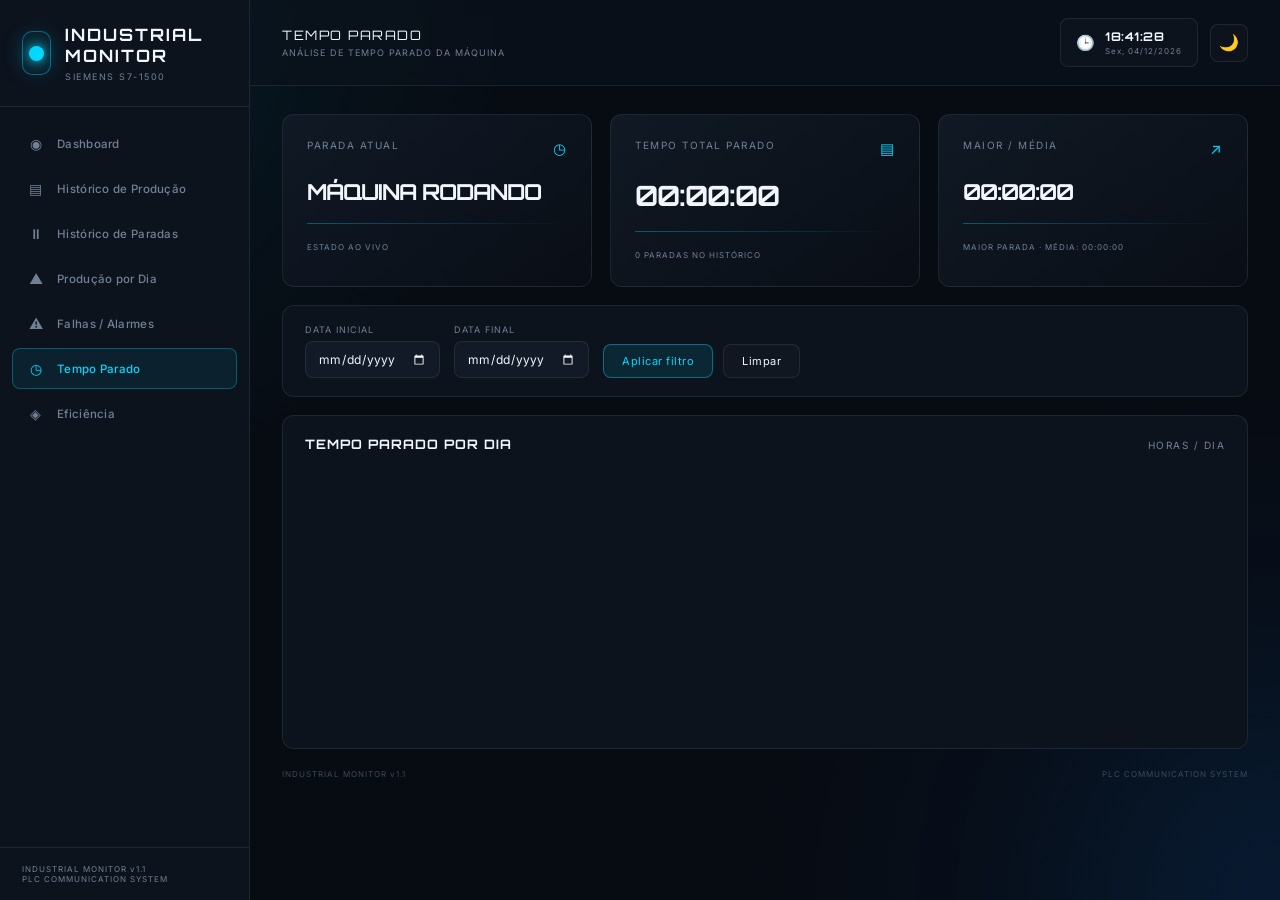
<file: frontend/tempo-parado.html>
<!DOCTYPE html>
<html lang="pt-BR">
<head>
    <meta charset="UTF-8">
    <meta name="viewport" content="width=device-width, initial-scale=1.0">

    <title>Industrial Monitor · Tempo Parado</title>

    <link rel="icon" type="image/png" href="/img/favicon.png">

    <link rel="preconnect" href="https://fonts.googleapis.com">
    <link rel="preconnect" href="https://fonts.gstatic.com" crossorigin>
    <link
        href="https://fonts.googleapis.com/css2?family=Inter:wght@400;500;600;700&family=Orbitron:wght@500;600;700&display=swap"
        rel="stylesheet"
    >

    <link rel="stylesheet" href="css/style.css">
    <link rel="stylesheet" href="css/layout.css">

    <script src="js/vendor/chart.umd.min.js"></script>
</head>

<body>

    <div class="background-glow glow-one"></div>
    <div class="background-glow glow-two"></div>

    <div class="app-shell">

        <!-- SIDEBAR / NAVEGAÇÃO -->
        <aside class="sidebar">

            <div class="sidebar-brand brand">
                <div class="brand-icon">
                    <span></span>
                </div>

                <div>
                    <h1>INDUSTRIAL MONITOR</h1>
                    <p>SIEMENS S7-1500</p>
                </div>
            </div>

            <nav class="sidebar-nav">
                <a href="index.html" class="nav-item">
                    <span class="nav-icon">◉</span> Dashboard
                </a>
                <a href="producao.html" class="nav-item">
                    <span class="nav-icon">▤</span> Histórico de Produção
                </a>
                <a href="paradas.html" class="nav-item">
                    <span class="nav-icon">⏸</span> Histórico de Paradas
                </a>
                <a href="graficos-producao.html" class="nav-item">
                    <span class="nav-icon">▲</span> Produção por Dia
                </a>
                <a href="falhas.html" class="nav-item">
                    <span class="nav-icon">⚠</span> Falhas / Alarmes
                </a>
                <a href="tempo-parado.html" class="nav-item active">
                    <span class="nav-icon">◷</span> Tempo Parado
                </a>
                <a href="eficiencia.html" class="nav-item">
                    <span class="nav-icon">◈</span> Eficiência
                </a>
            </nav>

            <div class="sidebar-footer">
                INDUSTRIAL MONITOR v1.1<br>
                PLC COMMUNICATION SYSTEM
            </div>

        </aside>

        <div class="main-area">

            <!-- TOPBAR -->
            <header class="topbar">

                <div class="topbar-title">
                    TEMPO PARADO
                    <small>ANÁLISE DE TEMPO PARADO DA MÁQUINA</small>
                </div>

                <div class="topbar-actions">

                    <div class="clock-widget">
                        <span class="clock-icon">🕒</span>
                        <div>
                            <strong id="relogio-hora">--:--:--</strong>
                            <small id="relogio-data">--/--/----</small>
                        </div>
                    </div>

                    <button id="theme-toggle" class="theme-toggle" aria-label="Alternar tema claro/escuro">
                        <span id="theme-icon">🌙</span>
                    </button>

                </div>

            </header>

            <main class="page-content">
                <div class="dashboard">

                    <!-- RESUMO -->
                    <section class="metrics">

                        <article class="metric-card">
                            <div class="metric-header">
                                <span>PARADA ATUAL</span>
                                <span class="metric-icon">◷</span>
                            </div>
                            <div class="metric-value">
                                <strong id="parada-atual" style="font-size: 22px;">MÁQUINA RODANDO</strong>
                            </div>
                            <div class="metric-line"></div>
                            <small>ESTADO AO VIVO</small>
                        </article>

                        <article class="metric-card">
                            <div class="metric-header">
                                <span>TEMPO TOTAL PARADO</span>
                                <span class="metric-icon">▤</span>
                            </div>
                            <div class="metric-value">
                                <strong id="resumo-tempo-total" style="font-size: 28px;">00:00:00</strong>
                            </div>
                            <div class="metric-line"></div>
                            <small><span id="resumo-quantidade">0</span> PARADAS NO HISTÓRICO</small>
                        </article>

                        <article class="metric-card">
                            <div class="metric-header">
                                <span>MAIOR / MÉDIA</span>
                                <span class="metric-icon">↗</span>
                            </div>
                            <div class="metric-value">
                                <strong id="resumo-maior" style="font-size: 22px;">00:00:00</strong>
                            </div>
                            <div class="metric-line"></div>
                            <small>MAIOR PARADA · MÉDIA: <span id="resumo-media">00:00:00</span></small>
                        </article>

                    </section>

                    <!-- FILTRO DE PERÍODO -->
                    <form class="filtros-bar" id="filtros-form">

                        <div class="filtro-campo">
                            <label for="filtro-data-inicio">DATA INICIAL</label>
                            <input type="date" id="filtro-data-inicio" name="data_inicio">
                        </div>

                        <div class="filtro-campo">
                            <label for="filtro-data-fim">DATA FINAL</label>
                            <input type="date" id="filtro-data-fim" name="data_fim">
                        </div>

                        <div class="filtro-botoes">
                            <button type="submit" class="botao botao-primario">Aplicar filtro</button>
                            <button type="button" id="botao-limpar-filtro" class="botao">Limpar</button>
                        </div>

                    </form>

                    <!-- GRÁFICO -->
                    <div class="grafico-card" style="margin-bottom: 18px;">
                        <div class="grafico-card-titulo">
                            <h2>TEMPO PARADO POR DIA</h2>
                            <span>HORAS / DIA</span>
                        </div>
                        <div class="grafico-card-canvas-wrap">
                            <canvas id="grafico-tempo-parado-dia"></canvas>
                        </div>
                    </div>

                    <footer>
                        <span>INDUSTRIAL MONITOR v1.1</span>
                        <span>PLC COMMUNICATION SYSTEM</span>
                    </footer>

                </div>
            </main>

        </div>

    </div>

    <script src="js/common.js"></script>
    <script src="js/tempo-parado.js"></script>

</body>
</html>
</file>
<file: frontend/css/style.css>
:root {
    --background: #070b12;
    --surface: #0d131d;
    --surface-light: #111a26;
    --border: rgba(255, 255, 255, 0.08);

    --text: #f2f7ff;
    --muted: #718096;

    --cyan: #00d9ff;
    --blue: #1683ff;
    --green: #00e676;
    --red: #ff3d71;
}

body.light-theme {
    --background: #eef1f6;
    --surface: #ffffff;
    --surface-light: #f4f6fa;
    --border: rgba(15, 23, 42, 0.08);

    --text: #10151f;
    --muted: #5b6472;

    --cyan: #0086ad;
    --blue: #0958d9;
    --green: #00915a;
    --red: #d6295e;
}

body.light-theme .background-glow {
    opacity: 0.15;
}

body.light-theme .metric-card {
    background: linear-gradient(
        145deg,
        #ffffff,
        #f6f8fb
    );

    box-shadow: 0 4px 20px rgba(15, 23, 42, 0.05);
}

body.light-theme .status-card {
    box-shadow: 0 4px 20px rgba(15, 23, 42, 0.04);
}

body.light-theme .system-panel {
    background: rgba(255, 255, 255, 0.75);
}

* {
    margin: 0;
    padding: 0;
    box-sizing: border-box;
}

body {
    min-height: 100vh;

    background:
        radial-gradient(
            circle at top left,
            rgba(0, 217, 255, 0.08),
            transparent 35%
        ),
        radial-gradient(
            circle at bottom right,
            rgba(22, 131, 255, 0.07),
            transparent 35%
        ),
        var(--background);

    color: var(--text);

    font-family: "Inter", sans-serif;

    overflow-x: hidden;

    transition: background 0.3s ease, color 0.3s ease;
}

.background-glow {
    position: fixed;
    width: 400px;
    height: 400px;

    border-radius: 50%;

    filter: blur(120px);

    pointer-events: none;

    opacity: 0.08;
}

.glow-one {
    top: -200px;
    left: -200px;
    background: var(--cyan);
}

.glow-two {
    bottom: -200px;
    right: -200px;
    background: var(--blue);
}

.dashboard {
    width: min(1200px, 100%);

    margin: 0 auto;

    position: relative;
    z-index: 1;
}


/* HEADER */

.header-actions {
    display: flex;

    align-items: center;

    gap: 12px;
}

.theme-toggle {
    display: flex;

    align-items: center;

    gap: 15px;
}

.brand-icon {
    width: 44px;
    height: 44px;

    border: 1px solid rgba(0, 217, 255, 0.4);

    border-radius: 10px;

    display: grid;
    place-items: center;

    background: rgba(0, 217, 255, 0.05);

    box-shadow:
        0 0 25px rgba(0, 217, 255, 0.1);
}

.brand-icon span {
    width: 15px;
    height: 15px;

    border-radius: 50%;

    background: var(--cyan);

    box-shadow:
        0 0 12px var(--cyan),
        0 0 25px rgba(0, 217, 255, 0.5);
}

.brand h1 {
    font-family: "Orbitron", sans-serif;

    font-size: 17px;

    letter-spacing: 2px;
}

.brand p {
    margin-top: 5px;

    font-size: 9px;

    letter-spacing: 1.5px;

    color: var(--muted);
}

.connection {
    display: flex;

    align-items: center;

    gap: 10px;

    padding: 10px 15px;

    border: 1px solid var(--border);

    border-radius: 8px;

    background: rgba(255, 255, 255, 0.02);
}

.header-actions {
    display: flex;

    align-items: center;

    gap: 12px;
}

.theme-toggle {
    width: 38px;
    height: 38px;

    display: grid;
    place-items: center;

    border: 1px solid var(--border);
    border-radius: 8px;

    background: rgba(255, 255, 255, 0.02);

    cursor: pointer;

    font-size: 16px;

    transition: 0.2s;
}

.theme-toggle:hover {
    border-color: rgba(0, 217, 255, 0.4);

    transform: translateY(-1px);
}

.connection-dot {
    width: 8px;
    height: 8px;

    border-radius: 50%;

    background: var(--green);

    box-shadow: 0 0 10px var(--green);
}

.connection small {
    display: block;

    font-size: 8px;

    color: var(--muted);

    letter-spacing: 1px;
}

.connection strong {
    display: block;

    font-size: 11px;

    margin-top: 2px;

    color: var(--green);
}

.clock-widget {
    display: flex;

    align-items: center;

    gap: 10px;

    padding: 10px 15px;

    border: 1px solid var(--border);

    border-radius: 8px;

    background: rgba(255, 255, 255, 0.02);
}

.clock-icon {
    font-size: 15px;
}

.clock-widget strong {
    display: block;

    font-family: "Orbitron", sans-serif;

    font-size: 12px;

    letter-spacing: 0.5px;
}

.clock-widget small {
    display: block;

    margin-top: 2px;

    color: var(--muted);

    font-size: 8px;

    letter-spacing: 1px;

    text-transform: capitalize;
}


/* METRICS */


/* METRICS */

.metrics {
    display: grid;

    grid-template-columns: repeat(3, 1fr);

    gap: 18px;

    margin-bottom: 18px;
}

.metric-card {
    position: relative;

    padding: 24px;

    background: linear-gradient(
        145deg,
        rgba(17, 26, 38, 0.95),
        rgba(10, 15, 23, 0.95)
    );

    border: 1px solid var(--border);

    border-radius: 12px;

    overflow: hidden;

    transition: 0.3s;
}

.metric-card:hover {
    transform: translateY(-3px);

    border-color: rgba(0, 217, 255, 0.25);

    box-shadow:
        0 15px 40px rgba(0, 0, 0, 0.3);
}

.metric-header {
    display: flex;

    justify-content: space-between;

    color: var(--muted);

    font-size: 10px;

    letter-spacing: 1.5px;
}

.metric-icon {
    color: var(--cyan);

    font-size: 15px;
}

.metric-value {
    display: flex;

    align-items: baseline;

    gap: 8px;

    margin-top: 20px;
}

.metric-value strong {
    font-family: "Orbitron", sans-serif;

    font-size: 38px;

    letter-spacing: -1px;
}

.metric-value span {
    color: var(--muted);

    font-size: 10px;

    letter-spacing: 1px;
}

.metric-line {
    width: 100%;

    height: 1px;

    margin: 18px 0 10px;

    background: linear-gradient(
        90deg,
        var(--cyan),
        transparent
    );

    opacity: 0.35;
}

.metric-card small {
    color: var(--muted);

    font-size: 8px;

    letter-spacing: 1px;
}

#tempo-rodando {
    font-size: 28px;
}


/* STATUS */

.status-grid {
    display: grid;

    grid-template-columns: 1.5fr 1fr 1fr;

    gap: 18px;

    margin-bottom: 18px;
}

.status-card {
    padding: 22px;

    background: var(--surface);

    border: 1px solid var(--border);

    border-radius: 12px;
}

.status-title {
    display: flex;

    justify-content: space-between;

    color: var(--muted);

    font-size: 9px;

    letter-spacing: 1.5px;
}

.live-indicator {
    color: var(--green);
}


/* MACHINE */

.machine-content {
    display: flex;

    align-items: center;

    gap: 18px;

    margin-top: 22px;
}

.status-circle {
    width: 58px;
    height: 58px;

    border: 1px solid rgba(0, 230, 118, 0.3);

    border-radius: 50%;

    display: grid;
    place-items: center;

    position: relative;

    color: var(--green);

    background: rgba(0, 230, 118, 0.04);
}

.status-circle span {
    font-size: 18px;

    text-shadow: 0 0 10px var(--green);
}

.status-pulse {
    position: absolute;

    inset: -6px;

    border-radius: 50%;

    border: 1px solid rgba(0, 230, 118, 0.15);

    animation: pulse 2s infinite;
}

.machine-content small,
.simple-status small {
    display: block;

    color: var(--muted);

    font-size: 8px;

    letter-spacing: 1px;

    margin-bottom: 6px;
}

.machine-content h2,
.simple-status h2 {
    font-family: "Orbitron", sans-serif;

    font-size: 16px;

    color: var(--green);
}


/* MOTOR / ALARM */

.simple-status {
    display: flex;

    align-items: center;

    gap: 14px;

    margin-top: 25px;
}

.status-dot {
    width: 10px;
    height: 10px;

    border-radius: 50%;

    background: var(--green);

    box-shadow: 0 0 12px var(--green);
}

.alarm-dot {
    background: var(--green);

    box-shadow: 0 0 12px var(--green);
}


/* SYSTEM */

.system-panel {
    padding: 22px;

    background: rgba(13, 19, 29, 0.75);

    border: 1px solid var(--border);

    border-radius: 12px;
}

.system-title {
    display: flex;

    align-items: center;

    justify-content: space-between;

    padding-bottom: 18px;

    border-bottom: 1px solid var(--border);
}

.system-title span {
    display: block;

    font-size: 10px;

    letter-spacing: 1.5px;
}

.system-title small {
    display: block;

    margin-top: 5px;

    color: var(--muted);

    font-size: 8px;
}

.pulse-bars {
    display: flex;

    align-items: end;

    gap: 3px;

    height: 18px;
}

.pulse-bars span {
    width: 3px;

    background: var(--cyan);

    animation: bars 1s infinite ease-in-out;
}

.pulse-bars span:nth-child(1) {
    height: 7px;
}

.pulse-bars span:nth-child(2) {
    height: 14px;

    animation-delay: 0.15s;
}

.pulse-bars span:nth-child(3) {
    height: 10px;

    animation-delay: 0.3s;
}

.pulse-bars span:nth-child(4) {
    height: 17px;

    animation-delay: 0.45s;
}

.system-info {
    display: grid;

    grid-template-columns: repeat(3, 1fr);

    gap: 20px;

    padding-top: 20px;
}

.system-info small {
    display: block;

    color: var(--muted);

    font-size: 8px;

    letter-spacing: 1px;

    margin-bottom: 7px;
}

.system-info strong {
    font-size: 11px;

    letter-spacing: 0.5px;
}

.connected {
    color: var(--green);
}


/* STOPS PANEL */

.stops-panel {
    padding: 22px;

    background: rgba(13, 19, 29, 0.75);

    border: 1px solid var(--border);

    border-radius: 12px;

    margin-bottom: 18px;
}

body.light-theme .stops-panel {
    background: rgba(255, 255, 255, 0.75);
}

.stops-header {
    display: flex;

    align-items: center;

    justify-content: space-between;

    padding-bottom: 18px;

    border-bottom: 1px solid var(--border);
}

.stops-header span {
    display: block;

    font-size: 10px;

    letter-spacing: 1.5px;
}

.stops-header small {
    display: block;

    margin-top: 5px;

    color: var(--muted);

    font-size: 8px;
}

.stops-count {
    text-align: right;
}

.stops-stats {
    display: flex;

    gap: 22px;
}

.stops-count strong {
    display: block;

    font-family: "Orbitron", sans-serif;

    font-size: 16px;

    color: var(--red);
}

.stops-count span {
    font-size: 8px;

    letter-spacing: 1px;

    color: var(--muted);
}

.stops-list {
    list-style: none;

    margin-top: 16px;

    max-height: 180px;

    overflow-y: auto;

    display: flex;

    flex-direction: column;

    gap: 8px;
}

.stops-list li {
    display: flex;

    align-items: center;

    justify-content: space-between;

    padding: 10px 12px;

    background: rgba(255, 255, 255, 0.02);

    border: 1px solid var(--border);

    border-radius: 8px;

    font-size: 11px;
}

body.light-theme .stops-list li {
    background: rgba(15, 23, 42, 0.02);
}

.stops-list li .stop-time {
    color: var(--muted);

    font-size: 9px;
}

.stops-list li .stop-duration {
    font-family: "Orbitron", sans-serif;

    color: var(--red);

    font-size: 12px;
}

.stops-empty {
    color: var(--muted);

    font-size: 10px;

    text-align: center;

    padding: 20px 0 !important;

    background: transparent !important;

    border: none !important;
}


/* FOOTER */

footer {
    display: flex;

    justify-content: space-between;

    margin-top: 20px;

    color: #3e4a5a;

    font-size: 8px;

    letter-spacing: 1px;
}


/* ANIMATIONS */

@keyframes pulse {

    0% {
        transform: scale(0.9);

        opacity: 1;
    }

    70% {
        transform: scale(1.15);

        opacity: 0;
    }

    100% {
        transform: scale(1.15);

        opacity: 0;
    }

}

@keyframes bars {

    0%,
    100% {
        opacity: 0.35;
    }

    50% {
        opacity: 1;
    }

}


/* RESPONSIVE */

@media (max-width: 850px) {

    .metrics {
        grid-template-columns: 1fr;
    }

    .status-grid {
        grid-template-columns: 1fr;
    }

    .system-info {
        grid-template-columns: 1fr;
    }

}

@media (max-width: 600px) {
    .metric-value strong {
        font-size: 32px;
    }

    footer {
        flex-direction: column;

        gap: 6px;
    }

}
</file>
<file: frontend/css/layout.css>
/* ==========================================================
LAYOUT.CSS
Shell de navegação: sidebar + topbar + área de conteúdo.
Usa as variáveis de tema definidas em style.css.
   ========================================================== */

.app-shell {
    display: flex;

    min-height: 100vh;

    position: relative;
    z-index: 1;
}


/* SIDEBAR */

.sidebar {
    width: 250px;
    flex-shrink: 0;

    display: flex;
    flex-direction: column;

    background: var(--surface);
    border-right: 1px solid var(--border);

    position: sticky;
    top: 0;
    height: 100vh;
    overflow-y: auto;
}

.sidebar-brand {
    display: flex;
    align-items: center;
    gap: 14px;

    padding: 24px 22px;

    border-bottom: 1px solid var(--border);
}

.sidebar-nav {
    flex: 1;

    display: flex;
    flex-direction: column;
    gap: 4px;

    padding: 16px 12px;
}

.nav-item {
    display: flex;
    align-items: center;
    gap: 12px;

    padding: 11px 14px;

    border-radius: 8px;
    border: 1px solid transparent;

    color: var(--muted);
    text-decoration: none;

    font-size: 11.5px;
    font-weight: 500;
    letter-spacing: 0.3px;

    transition: 0.2s;
}

.nav-item:hover {
    background: rgba(255, 255, 255, 0.03);
    color: var(--text);
}

.nav-item.active {
    background: rgba(0, 217, 255, 0.08);
    border-color: rgba(0, 217, 255, 0.3);
    color: var(--cyan);
}

.nav-item .nav-icon {
    width: 18px;

    font-size: 14px;
    text-align: center;
}

.sidebar-footer {
    padding: 16px 22px;

    border-top: 1px solid var(--border);

    color: var(--muted);
    font-size: 8px;
    letter-spacing: 1px;
}


/* MAIN AREA */

.main-area {
    flex: 1;
    min-width: 0;

    display: flex;
    flex-direction: column;
}

.topbar {
    display: flex;
    align-items: center;
    justify-content: space-between;
    gap: 16px;

    padding: 18px 32px;

    border-bottom: 1px solid var(--border);
    background: rgba(13, 19, 29, 0.6);
    backdrop-filter: blur(8px);

    position: sticky;
    top: 0;
    z-index: 40;
}

body.light-theme .topbar {
    background: rgba(255, 255, 255, 0.7);
}

.topbar-title {
    font-family: "Orbitron", sans-serif;
    font-size: 13px;
    letter-spacing: 1.5px;
}

.topbar-title small {
    display: block;

    margin-top: 4px;

    color: var(--muted);
    font-family: "Inter", sans-serif;
    font-size: 9px;
    letter-spacing: 1px;
}

.topbar-actions {
    display: flex;
    align-items: center;
    gap: 12px;

    flex-shrink: 0;
}

.page-content {
    flex: 1;

    padding: 28px 32px 48px;
}


/* RESPONSIVO */

@media (max-width: 960px) {

    .app-shell {
        flex-direction: column;
    }

    .sidebar {
        position: static;

        width: 100%;
        height: auto;
    }

    .sidebar-nav {
        flex-direction: row;
        flex-wrap: wrap;
    }

    .topbar {
        padding: 16px 20px;
    }

    .page-content {
        padding: 20px 18px 40px;
    }
}

@media (max-width: 560px) {

    .topbar {
        flex-direction: column;
        align-items: flex-start;
        gap: 12px;
    }

    .topbar-title small {
        display: none;
    }

    .clock-widget small {
        display: none;
    }
}



/* FILTROS */

.filtros-bar {
    display: flex;
    flex-wrap: wrap;
    align-items: flex-end;
    gap: 14px;

    padding: 18px 22px;
    margin-bottom: 18px;

    background: var(--surface);
    border: 1px solid var(--border);
    border-radius: 12px;
}

.filtro-campo {
    display: flex;
    flex-direction: column;
    gap: 6px;
}

.filtro-campo label {
    color: var(--muted);
    font-size: 9px;
    letter-spacing: 1px;
}

.filtro-campo input,
.filtro-campo select {
    padding: 9px 12px;

    border: 1px solid var(--border);
    border-radius: 8px;

    background: var(--surface-light);
    color: var(--text);

    font-family: "Inter", sans-serif;
    font-size: 12px;

    color-scheme: dark;
}

body.light-theme .filtro-campo input,
body.light-theme .filtro-campo select {
    color-scheme: light;
}

body.light-theme .filtro-campo input {
    color-scheme: light;
}

.filtro-botoes {
    display: flex;
    gap: 10px;
}

.botao {
    padding: 9px 18px;

    border: 1px solid var(--border);
    border-radius: 8px;

    background: rgba(255, 255, 255, 0.02);
    color: var(--text);

    font-family: "Inter", sans-serif;
    font-size: 11px;
    letter-spacing: 0.5px;

    cursor: pointer;
    transition: 0.2s;
}

.botao:hover {
    border-color: rgba(0, 217, 255, 0.4);
    transform: translateY(-1px);
}

.botao-primario {
    background: rgba(0, 217, 255, 0.1);
    border-color: rgba(0, 217, 255, 0.4);
    color: var(--cyan);
}

.botao:disabled {
    opacity: 0.4;
    cursor: not-allowed;
    transform: none;
}


/* TABELA */

.tabela-wrap {
    overflow-x: auto;

    border: 1px solid var(--border);
    border-radius: 12px;

    background: var(--surface);
}

.tabela-dados {
    width: 100%;
    min-width: 560px;

    border-collapse: collapse;

    font-size: 12px;
}

.tabela-dados th {
    padding: 14px 16px;

    text-align: left;
    white-space: nowrap;

    color: var(--muted);
    font-size: 9px;
    letter-spacing: 1px;

    border-bottom: 1px solid var(--border);
}

.tabela-dados td {
    padding: 12px 16px;

    white-space: nowrap;

    border-bottom: 1px solid var(--border);
}

.tabela-dados tbody tr:hover {
    background: rgba(255, 255, 255, 0.02);
}

.tabela-dados tbody tr:last-child td {
    border-bottom: none;
}

.tabela-vazia {
    padding: 44px 20px;

    text-align: center;

    color: var(--muted);
    font-size: 11px;
}


/* PAGINAÇÃO */

.paginacao {
    display: flex;
    flex-wrap: wrap;
    align-items: center;
    justify-content: space-between;
    gap: 12px;

    padding: 16px 4px 4px;
}

.paginacao-info {
    color: var(--muted);
    font-size: 10px;
    letter-spacing: 0.5px;
}

.paginacao-botoes {
    display: flex;
    align-items: center;
    gap: 8px;
}

.paginacao-botoes span {
    padding: 0 6px;

    color: var(--muted);
    font-size: 10px;
}


/* SEÇÃO (título de bloco dentro da página) */

.section-title {
    display: flex;
    align-items: baseline;
    justify-content: space-between;

    margin-bottom: 14px;
}

.section-title h2 {
    font-family: "Orbitron", sans-serif;
    font-size: 13px;
    letter-spacing: 1px;
}

.section-title small {
    color: var(--muted);
    font-size: 9px;
    letter-spacing: 1px;
}



/* GRÁFICOS (Chart.js) */

.graficos-grid {
    display: grid;
    grid-template-columns: 1fr 1fr;
    gap: 18px;

    margin-bottom: 18px;
}

.grafico-card {
    padding: 20px 22px;

    background: var(--surface);
    border: 1px solid var(--border);
    border-radius: 12px;
}

.grafico-card-titulo {
    display: flex;
    align-items: baseline;
    justify-content: space-between;

    margin-bottom: 16px;
}

.grafico-card-titulo h2 {
    font-family: "Orbitron", sans-serif;
    font-size: 13px;
    letter-spacing: 1px;
}

.grafico-card-titulo span {
    font-size: 10px;
    letter-spacing: 1.5px;
    color: var(--muted);
}

.grafico-card-canvas-wrap {
    position: relative;
    height: 260px;
}

@media (max-width: 960px) {
    .graficos-grid {
        grid-template-columns: 1fr;
    }
}
</file>
